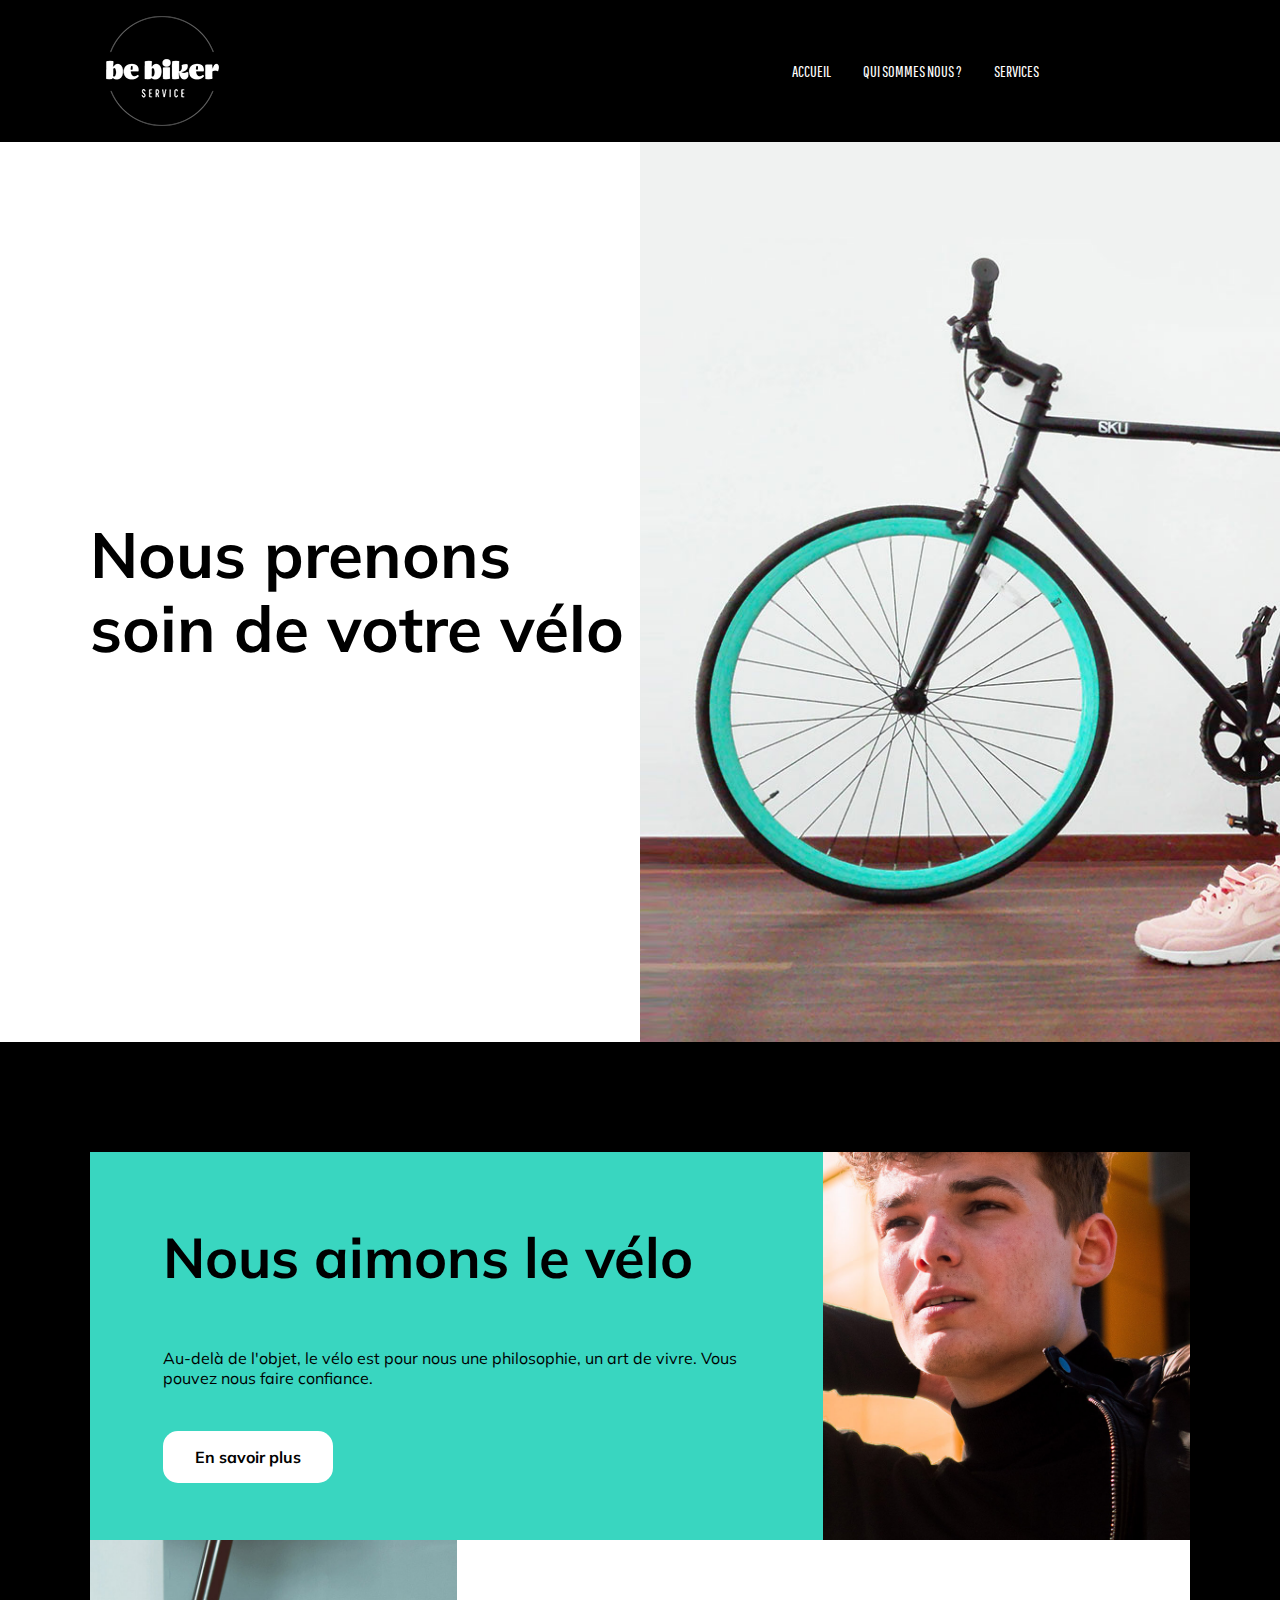
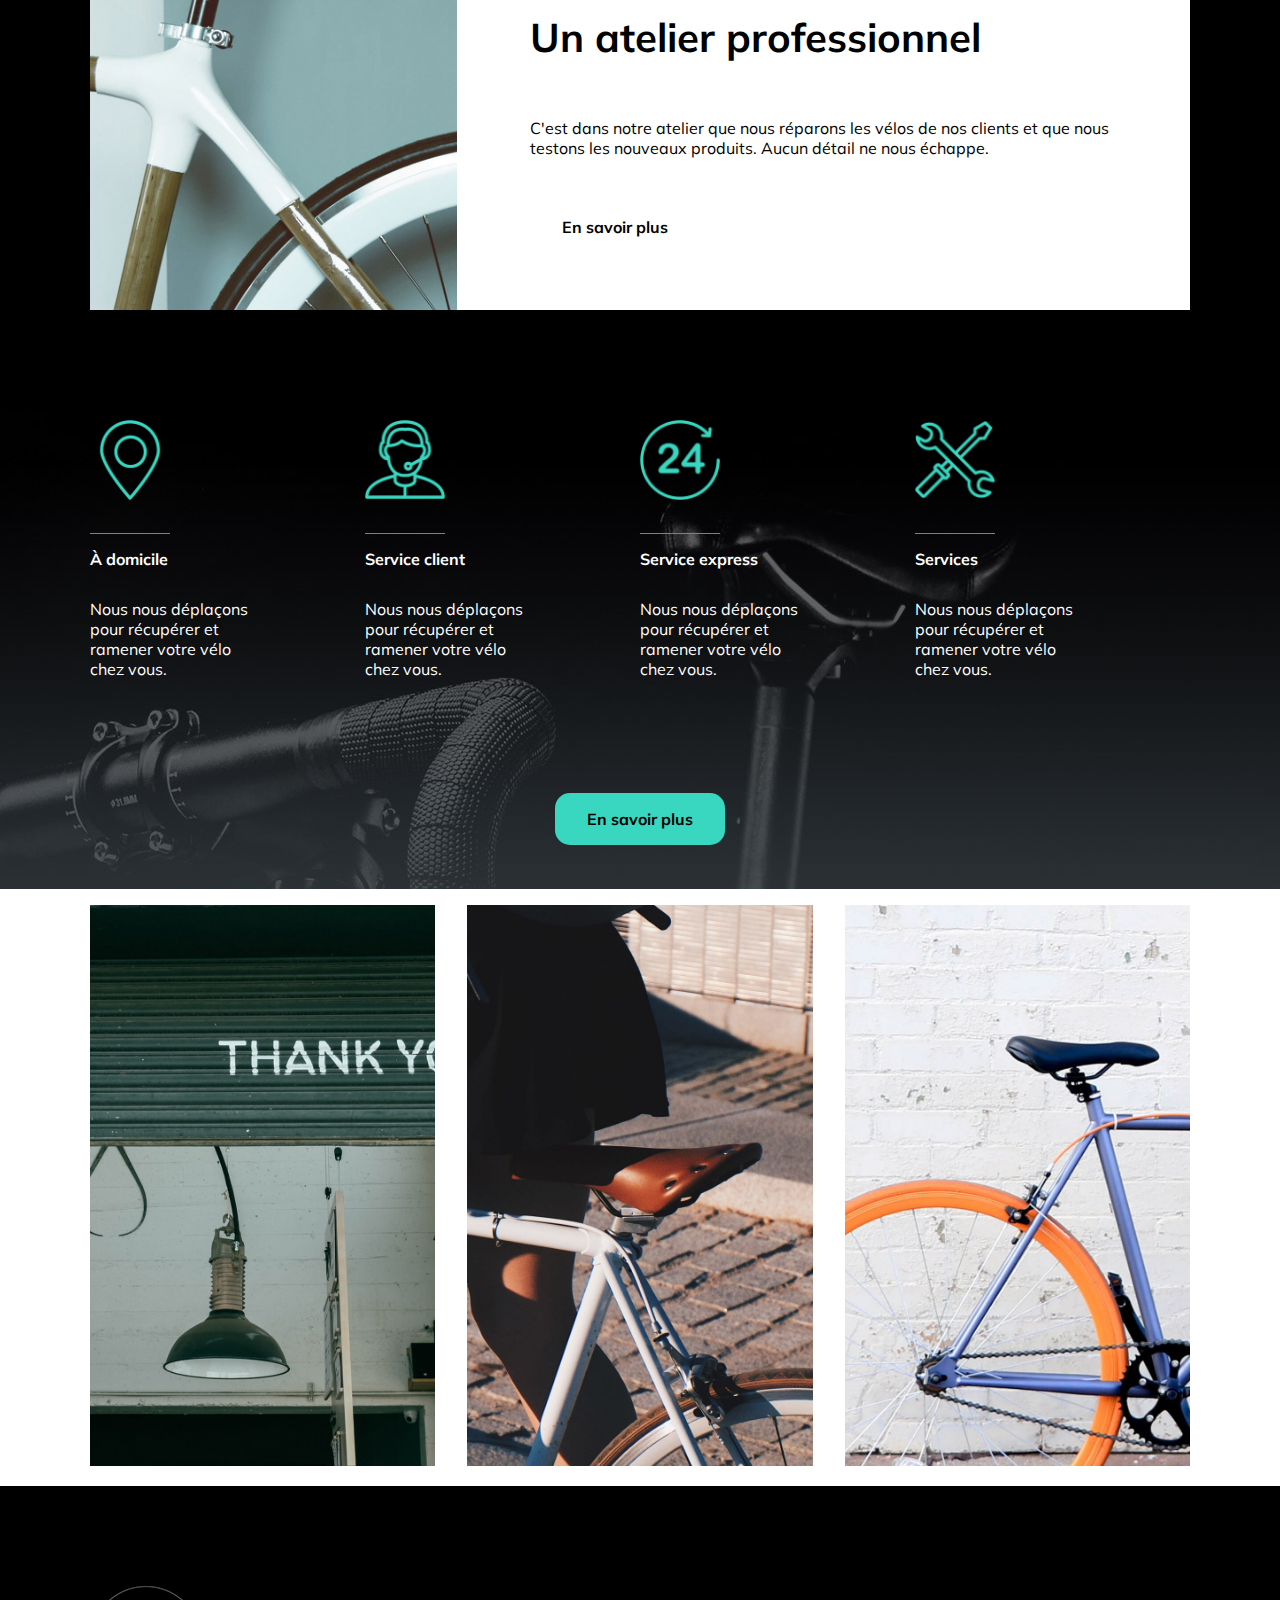
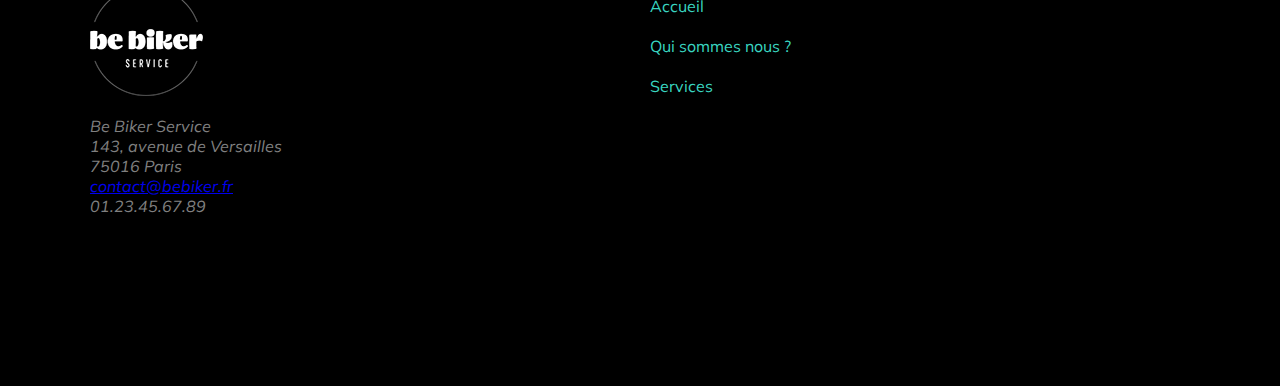
<file: index.html>
<!DOCTYPE html>
<html lang="fr">

<head>
  <meta charset="utf-8" />
  <meta name="viewport" content="width=device.width, initial-scale=1.0" />
  <!---S'adapte à l'écran-->
  <title>Be Biker - Prenons soin de votre vélo</title>
  <link rel="stylesheet" href="style.css" />
  <link href='https://fonts.googleapis.com/css?family=Pathway Gothic One' rel='stylesheet'>
  <link href="https://fonts.googleapis.com/css?family=Muli&display=swap" rel="stylesheet">
</head>

<body>

  <section class="section section--header">
    <header class="header">
      <div class="wrapper">
        <div class="section__logo" href="index.html"><a href="index.html"><img class="logo" src="logo.png"></a>
        </div>
        <nav class="nav">
          <ul class="nav__list">
            <li class="nav__item">
              <a class="nav__link" href="index.html">ACCUEIL</a>
            </li>
            <li class="nav__item">
              <a class="nav__link" href="about.html">QUI SOMMES NOUS ?</a>
            </li>
            <li class="nav__item">
              <a class="nav__link" href="service.html">SERVICES</a>
            </li>
          </ul>
        </nav>
      </div>
    </header>
  </section>


  <!--Mettre des noms de classes qui font sens et qui respecte la méthodologie BEM-->
  <section class="section section--home">
    <div class="wrapper">
      <h1 class="section--title">Nous prenons soin de votre vélo</h1>
    </div>
  
  </section>


  <!--Seconde partie de l'écran principal, de couleur noire-->

  <section class="section section--alternate2">

    <div class="wrapper">
      <div class="grid grid__premiere"> <!--trouver mieux comme nom-->
        <div class="grid__item grid__item--2-3 grid__bandeau">
          <div class="grid__content">
            <h2 class=grid--title>Nous aimons le vélo</h2>
            <p class="grid--paragraph">Au-delà de l'objet, le vélo est pour nous une philosophie, un art de vivre. Vous
              pouvez nous faire
              confiance.</p>
              <div class="button--cover"><a class="grid--button" href="about.html">En savoir plus</a></div>
          </div>
        </div>
        <div class="grid__item grid__item--1-3 grid__backgroundBoy"></div>
        <div class="grid__item grid__item--1-3 grid__backgroundBike"></div>
        <div class="grid__item grid__item--2-3 grid__bandeau grid__bandeau--alternate">
          <div class="grid__content">
            <h3 class="grid--title">Un atelier professionnel</h3>
            <p class="grid--paragraph">C'est dans notre atelier que nous réparons les vélos de nos clients et que nous
              testons les nouveaux
              produits.
              Aucun détail ne nous échappe.</p>
            <div class="button--cover"><a class="grid--button" href="service.html">En savoir plus</a></div>
          </div>
        </div>
  </section>
  <section class="section section--service">
   
  <div class="wrapper section__homeservice">

  <div class = "section__service">
      <img class="service__image" src="map-marker.png" alt="logo service à domicile (pointeur)">
      <h4 class = service__title>À domicile</h4>
      <p class = service__paragraph>Nous nous déplaçons pour récupérer et ramener votre vélo chez vous.</p>
  </div>
  <div class = "section__service">
      <img class="service__image" src="support.png" alt="logo service support client (téléconseiller)">
      <h4 class = service__title>Service client</h4>
      <p class = service__paragraph>Nous nous déplaçons pour récupérer et ramener votre vélo chez vous.</p>
  </div>
  <div class = "section__service">
      <img class="service__image" src="express.png" alt="logo service express (symbole 24H)">
      <h4 class = service__title>Service express</h4>
      <p class = service__paragraph>Nous nous déplaçons pour récupérer et ramener votre vélo chez vous.</p>
  </div>
  <div class = "section__service">
      <img class="service__image" src="tools.png" alt="logo service réparation (outils)">
      <h4 class = service__title>Services</h4>
      <p class = service__paragraph>Nous nous déplaçons pour récupérer et ramener votre vélo chez vous.</p>
  </div>

  </div>

  <!--Le bouton en savoir plus après les incones-->
  <div class=section__link>
    <a href="about.html" class="grid--button">En savoir plus</a>
  </div>
  
</section>

  <!--3eme partie photos avec gouttière-->
<section class = "section section--alternate">
    <div class="wrapper">
        <div class="grid grid--gutters grid--flexcolonne">
          <div class="grid__item grid__item--1-3"><div><img class = "alternate__image" src ="home/home-05.jpg" ></div></div>
          <div class="grid__item grid__item--1-3"><div><img class = "alternate__image" src ="home/home-06.jpg" ></div></div>
          <div class="grid__item grid__item--1-3"><div><img class = "alternate__image" src ="home/home-07.jpg" ></div></div>
          <!-- ... -->
        </div>
        </div>
</section>


  <!--QUATRIEME PARTIE FOOTER NOIR-->
<div class="section__footer--background">
  <div class="wrapper">
    <footer class="section section__footer">

      <div class="section__item--left">
      <!--Partie de gauche du footer contenant le logo-->
        <img src="logo.png" alt="Logo Be Biker">
        <aside>Be Biker Service </aside>
        <aside>143, avenue de Versailles </aside>
        <aside>75016 Paris </aside>
        <aside><a href="mailto:contact@bebiker.fr">contact@bebiker.fr</a></aside>
        <aside>01.23.45.67.89 </aside>
      </div>

      <div class="section__item--right">
      <!--Partie de droite du footer-->
        <nav>
          <a href="index.html">Accueil</a>
          <a href="about.html">Qui sommes nous ?</a>
          <a href="services.html">Services</a>
        </nav>
      </div>
    </footer>
  </div>
</div>

</body>

</html>
</file>
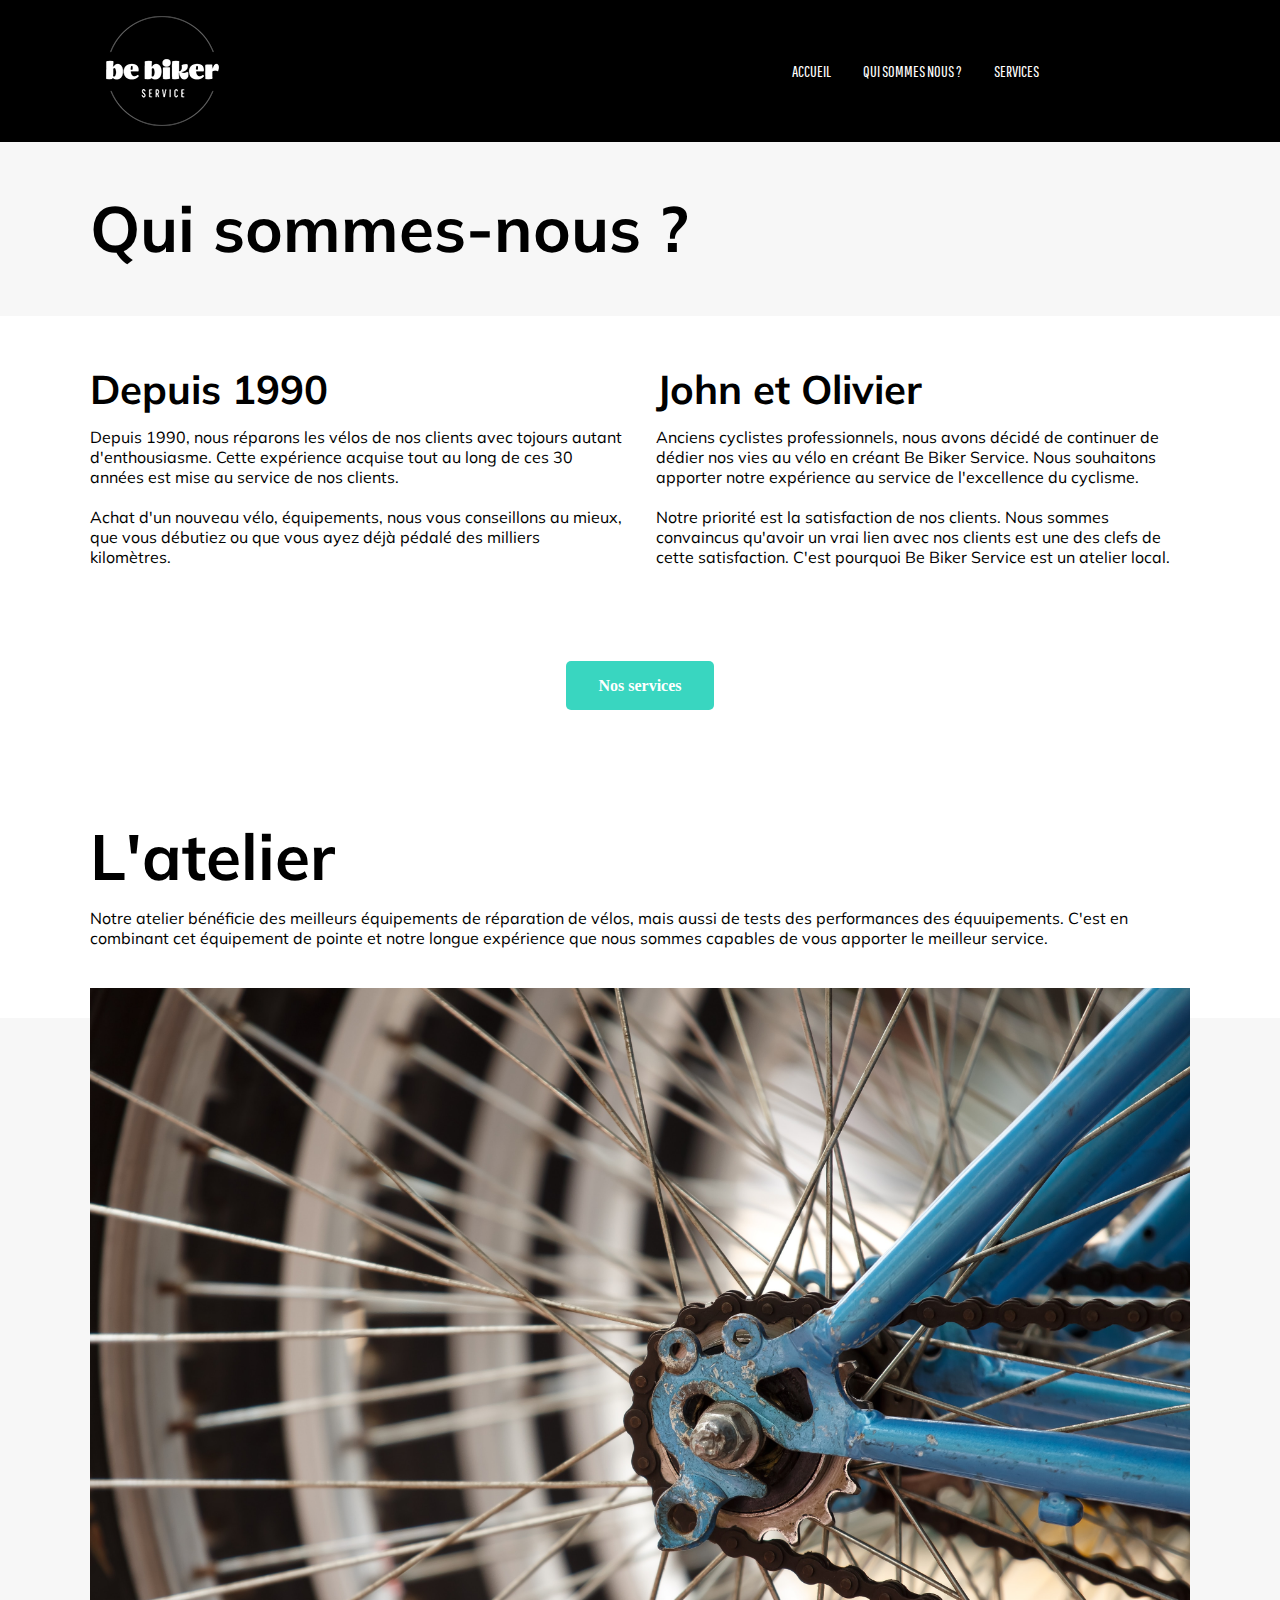
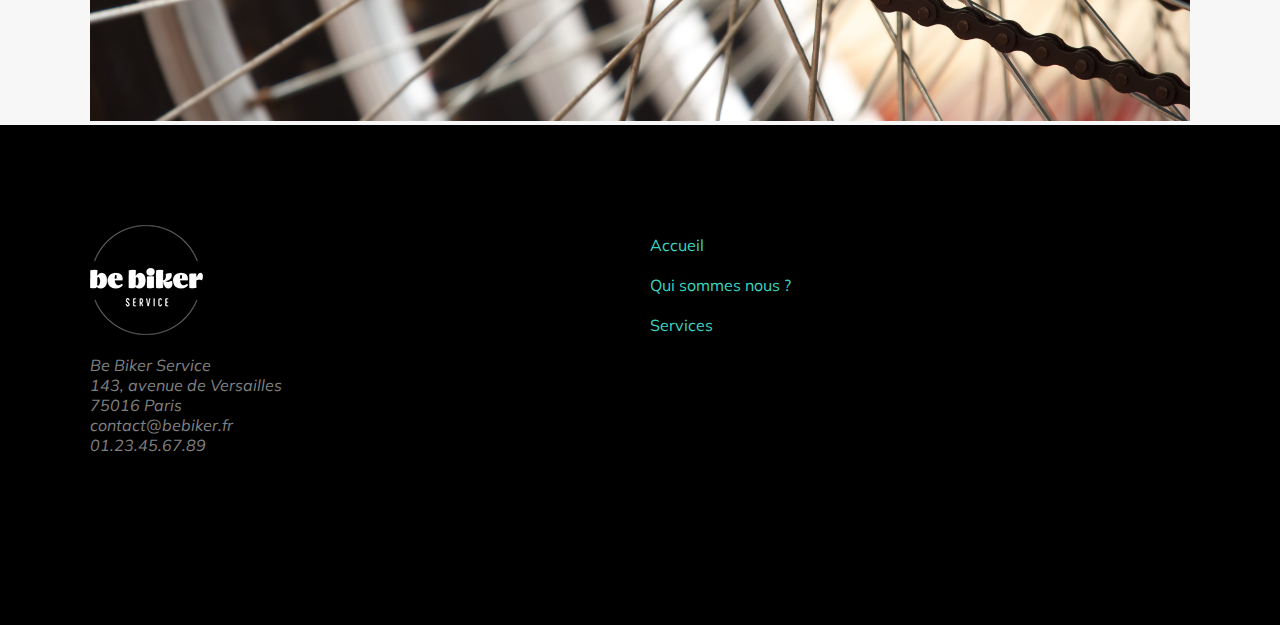
<file: about.html>
<!DOCTYPE html>
<html lang="fr">

<head>
  <meta charset="utf-8" />
  <!--initial scale à vérifier-->
  <meta name="viewport" content="width=device.width, initial-scale=1.0" />
  <!---S'adapte à l'écran-->
  <title>Be Biker - Prenons soin de votre vélo</title>
  <link rel="stylesheet" href="style.css" />
  <link href='https://fonts.googleapis.com/css?family=Pathway Gothic One' rel='stylesheet'>
  <link href="https://fonts.googleapis.com/css?family=Muli&display=swap" rel="stylesheet">
</head>

<body>

  <section class="section section--header">
    <header class="header">
      <div class="wrapper">
        <div class="section__logo" href="index.html"><a href="index.html"><img class="logo" src="logo.png"></a>
        </div>
        <nav class="nav">
          <ul class="nav__list">
            <li class="nav__item">
              <a class="nav__link" href="index.html">ACCUEIL</a>
            </li>
            <li class="nav__item">
              <a class="nav__link" href="about.html">QUI SOMMES NOUS ?</a>
            </li>
            <li class="nav__item">
              <a class="nav__link" href="service.html">SERVICES</a>
            </li>
          </ul>
        </nav>
      </div>
    </header>
  </section>



  <section class="section section__entete">
    <div class="wrapper">
          <!--Présentation entete "qui sommes nous ?"-->
          <h1>Qui sommes-nous ?</h1>
    </div>
  </section>

  <div class="wrapper">
  <section class="section section__historique grid__historique--gutters">
      <article class="grid__historique__item--1-2">
          <!--Présentation historique "depuis 1990"-->
          <h3>Depuis 1990</h3>
          <p>Depuis 1990, nous réparons les vélos de nos clients avec tojours autant d'enthousiasme.
          Cette expérience acquise tout au long de ces 30 années est mise au service de nos clients.</p><br>
          <p>Achat d'un nouveau vélo, équipements, nous vous conseillons au mieux, que vous débutiez
          ou que vous ayez déjà pédalé des milliers kilomètres.</p> 
      </article>
      <article class="grid__historique__item--1-2">
          <!--Présentation des créateur de Be bike-->
          <h3>John et Olivier</h3>
          <p>Anciens cyclistes professionnels, nous avons décidé de continuer de dédier nos vies au vélo
          en créant Be Biker Service. Nous souhaitons apporter notre expérience au service de l'excellence
          du cyclisme.</p><br><!--A moidifer en mettant un .section__item--righttext p{ margin-bottom si preference-->
          <p>Notre priorité est la satisfaction de nos clients. Nous sommes convaincus qu'avoir un vrai lien
          avec nos clients est une des clefs de cette satisfaction. C'est pourquoi Be Biker Service est un
          atelier local.</p>
      </article>
  </section>
</div>
  <!--Lien bouton vert central proposant "nos services"-->
  <div class="section__item--historiquebouton"><a href="service.html">Nos services</a>
  </div>

<section class="section section__atelier">
<div class="wrapper">
  <div class="section__item--text">
    <!--Texte à propos de l'atelier-->
    <h1>L'atelier</h1>
    Notre atelier bénéficie des meilleurs équipements de réparation de vélos, mais aussi de tests des performances
    des équuipements. C'est en combinant cet équipement de pointe et notre longue expérience que nous sommes capables de vous
    apporter le meilleur service.
  </div>
</div>
  <div class="section__item--backgroundcolor">
    <!--Mettre la couleur grise derrière la photo de la roue de vélo-->
    <!--possibilite de mettre -100px -->
    <div class="section__item--roueimage">
      <div class="wrapper">
    <!--Arrière-plan grisâtre derrière la roue de vélo en img-->
      <img src="about/about-01.jpg" alt="Roue de vélo">
    </div>
    </div>
  </div>
</section>



<!--SECTION FOOTER NOIR-->
<div class="section__footer--background">
    <div class="wrapper">
      <footer class="section section__footer">
        
        <div class="section__item--left">
        <!--Partie de gauche du footer contenant le logo-->
          <img src="logo.png" alt="Logo Be Biker">
          <aside>Be Biker Service </aside>
          <aside>143, avenue de Versailles </aside>
          <aside>75016 Paris </aside>
          <aside>contact@bebiker.fr </aside>
          <aside>01.23.45.67.89 </aside>
        </div>
  
        <div class="section__item--right">
        <!--Partie de droite du footer-->
          <nav>
            <a href="index.html">Accueil</a>
            <a href="about.html">Qui sommes nous ?</a>
            <a href="service.html">Services</a>
          </nav>
        </div>
      </footer>
    </div>
  </div>


</body>

</html>
</file>
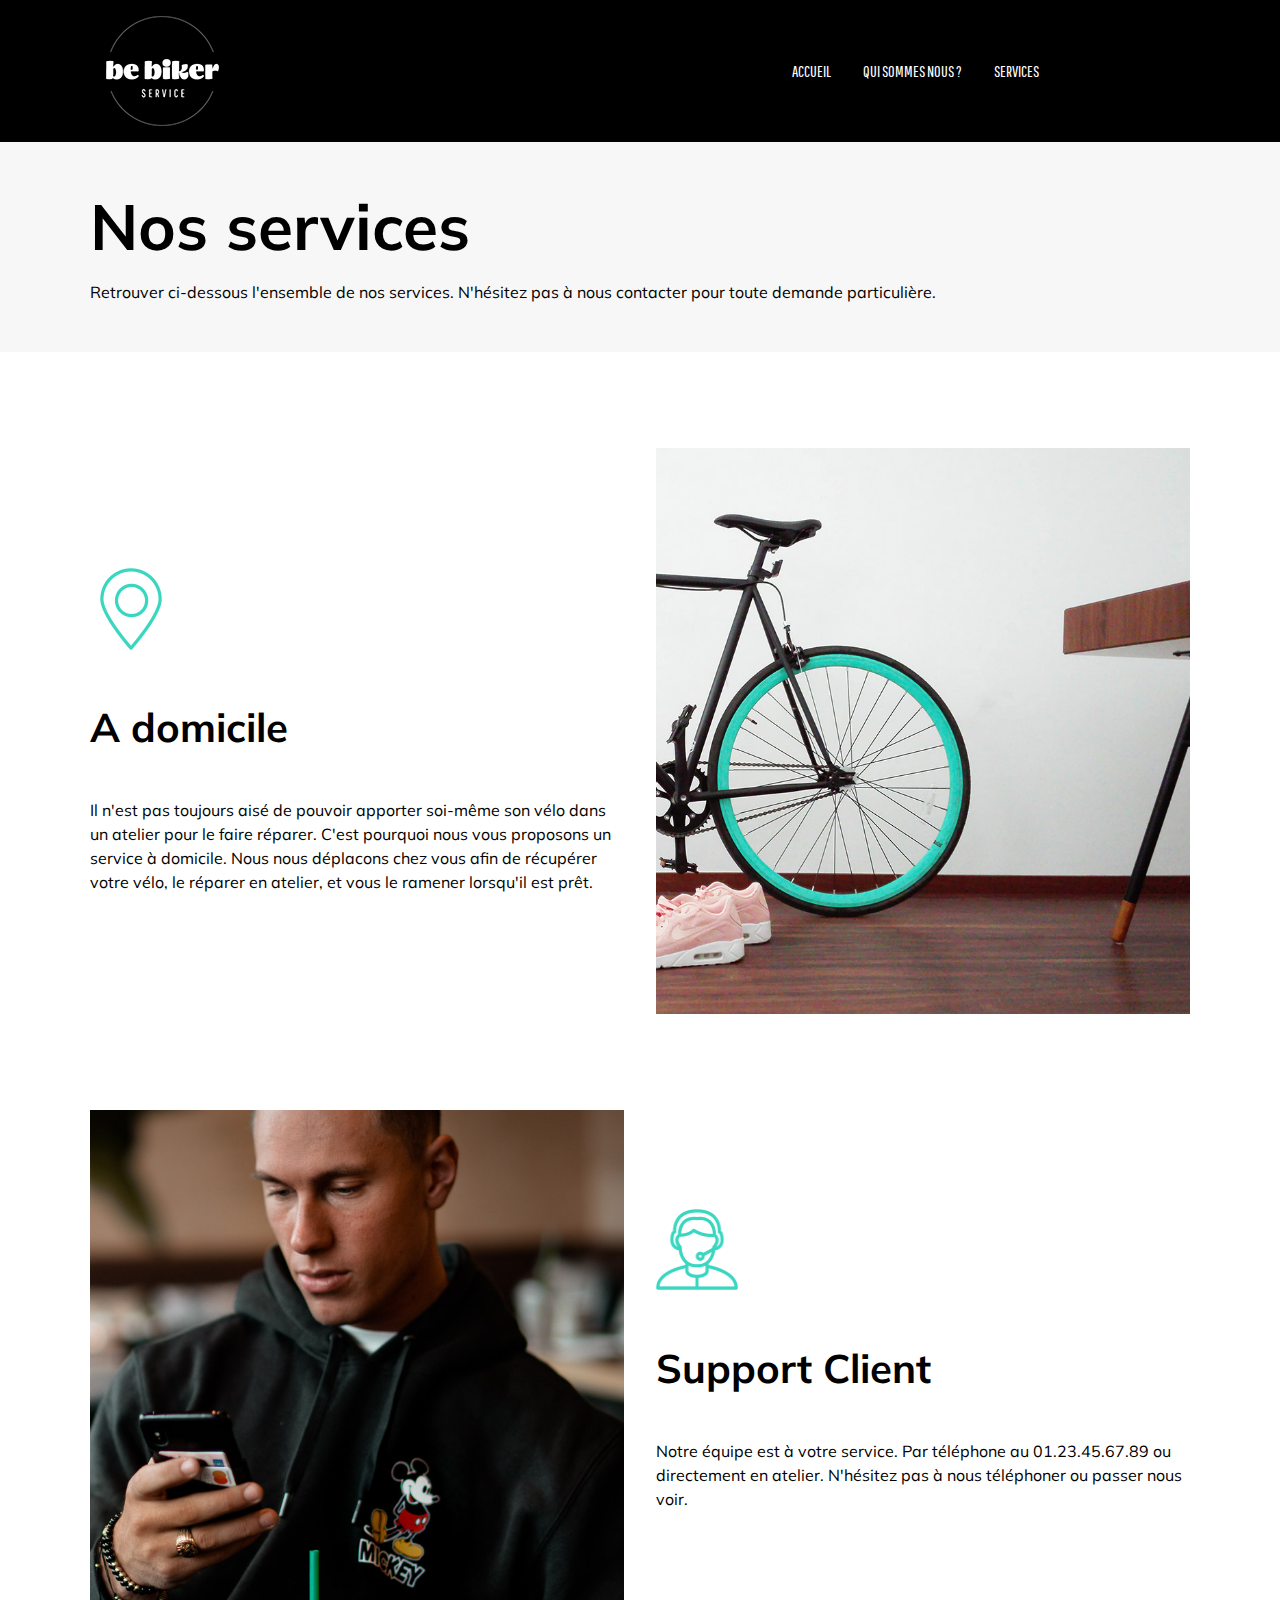
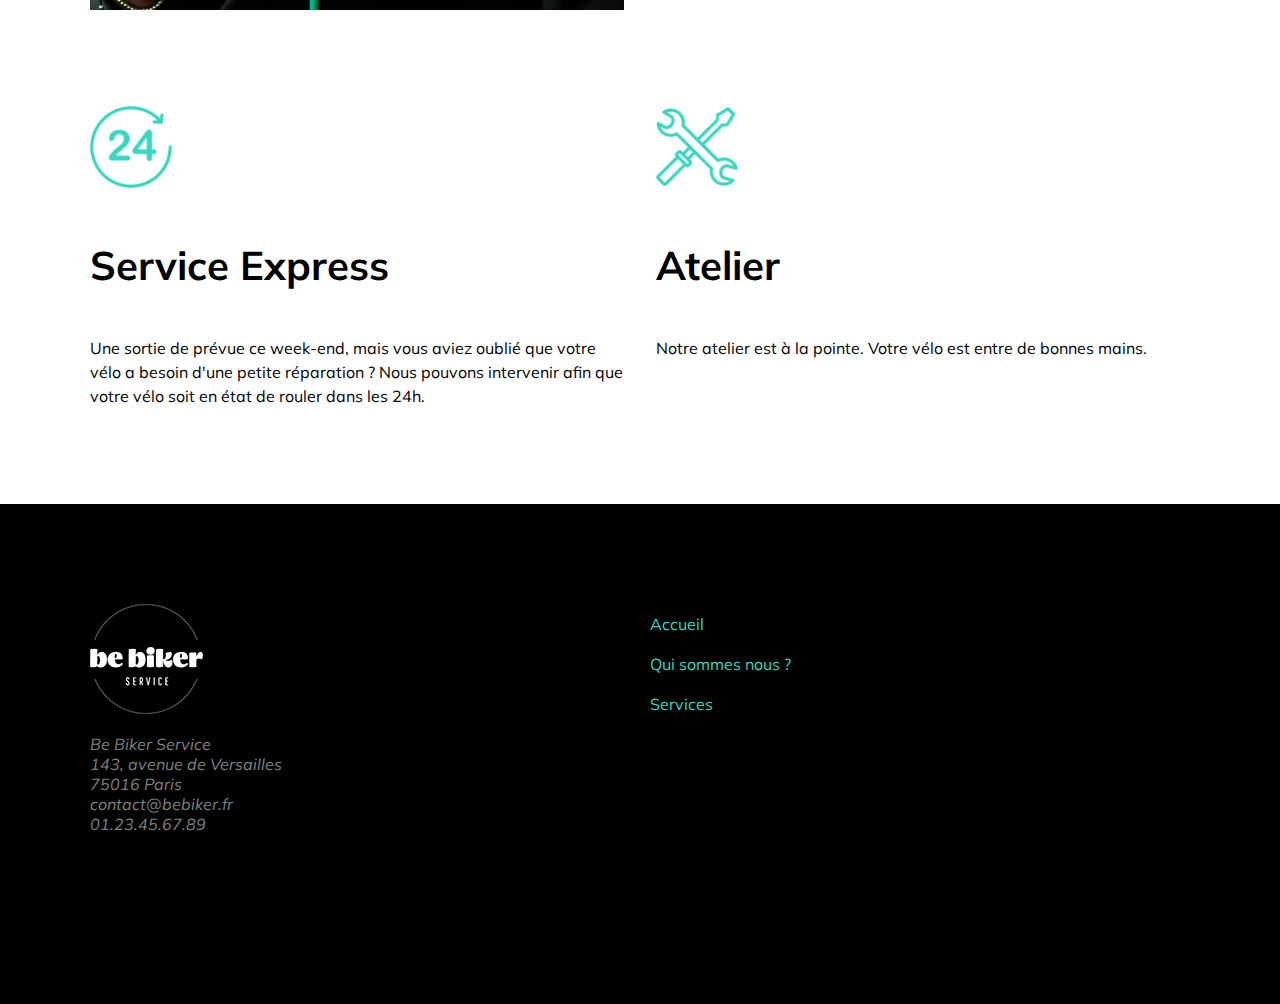
<file: service.html>
<!DOCTYPE html>
<html lang="fr">

	<head>
		<meta charset="utf-8" />
		<meta name="viewport" content="width=device.width, initial-scale=1.0" />
		<!---S'adapte à l'écran-->
		<title>Be Biker - Prenons soin de votre vélo</title>
		<link rel="stylesheet" href="style.css" />
		<link href='https://fonts.googleapis.com/css?family=Pathway Gothic One' rel='stylesheet'>
		<link href="https://fonts.googleapis.com/css?family=Muli&display=swap" rel="stylesheet">
	</head>
<body>

  <!--PREMIERE PARTIE HEADER NOIR-->
  <section class="section section--header">
    <header class="header">
      <div class="wrapper">
        <div class="section__logo" href="index.html"><a href="index.html"><img class="logo" src="logo.png"></a>
        </div>
        <nav class="nav">
          <ul class="nav__list">
            <li class="nav__item">
              <a class="nav__link" href="index.html">ACCUEIL</a>
            </li>
            <li class="nav__item">
              <a class="nav__link" href="about.html">QUI SOMMES NOUS ?</a>
            </li>
            <li class="nav__item">
              <a class="nav__link" href="service.html">SERVICES</a>
            </li>
          </ul>
        </nav>
      </div>
    </header>
  </section>


  <!--DEUXIEME PARTIE TITRE-->
		<section class="service service__entete"> <!--"Nos Services" Présentation-->
			<div class = "wrapper">
				<h1>Nos services</h1>
				<p>Retrouver ci-dessous l'ensemble de nos services. N'hésitez pas à nous contacter pour toute demande particulière.</p>
			</div>
		</section>

  <!--TROISIEME PARTIE CONTENU SERVICE SPECIFIQUE-->
		<div class = "wrapper">
			<section class="service__grille service__grille--gouttiere"> <!--Contenu Principal-->

					<!--A domicile et Photo Velo Domicile-->
					<article class="service__cellule service__cellule--texte service__cellule--1-2">
							<div class="service__logo">
								<img src="map-marker.png" alt="logo service à domicile (pointeur)">
							</div>
							<h3 class="service__titre">A domicile</h3>
							<p class="service__description">Il n'est pas toujours aisé de pouvoir apporter soi-même son vélo dans un atelier pour le faire réparer. C'est pourquoi nous vous proposons un service à domicile. Nous nous déplacons chez vous afin de récupérer votre vélo, le réparer en atelier, et vous le ramener lorsqu'il est prêt.
								</p>
					</article>
					<div class="service__cellule service__cellule--photo service__cellule--1-2">
						<div class="service__cellule--photo-BikeRoom">


						</div>
					</div>


					<!--Support client et Photo Client-->
					<div class="service__cellule service__cellule--photo service__cellule--1-2">
						<div class="service__cellule--photo-BoyMickey">

							
						</div>
					</div>
					<article class="service__cellule service__cellule--texte service__cellule--1-2">
							<div class="service__logo">
								<img src="support.png" alt="logo service support client (téléconseiller)">
							</div>
							<h3 class="service__titre">Support Client</h3>
							<p class="service__description">Notre équipe est à votre service. Par téléphone au 01.23.45.67.89 ou directement en atelier. N'hésitez pas à nous téléphoner ou passer nous voir.
							</p>
					</article>


					<!--Service Express et Atelier-->
					<article class="service__cellule service__cellule--texte service__cellule--texte-texte service__cellule--1-2">
							<div class="service__logo">
								<img src="express.png" alt="logo service express (symbole 24H)">
							</div>
							<h3 class="service__titre">Service Express</h3>
							<p class="service__description">Une sortie de prévue ce week-end,
							mais vous aviez oublié que votre vélo a besoin d'une petite réparation ?
							Nous pouvons intervenir afin que votre vélo soit en état de rouler dans les 24h. 
							</p>
					</article>

					<article class="service__cellule service__cellule--texte service__cellule--texte-texte service__cellule--1-2">
							<div class="cellule__logo">
								<img src="tools.png" alt="logo service réparation (outils)">
							</div>
							<h3  class="service__titre">Atelier</h3>
							<p class="service__description">Notre atelier est à la pointe.
							Votre vélo est entre de bonnes mains.
							</p>
					</article>
			</section>
		</div>


  <!--QUATRIEME PARTIE FOOTER NOIR-->
  <div class="section__footer--background">
		<div class="wrapper">
		  <footer class="section section__footer">
			
			<div class="section__item--left">
			<!--Partie de gauche du footer contenant le logo-->
			  <img src="logo.png" alt="Logo Be Biker">
			  <aside>Be Biker Service </aside>
			  <aside>143, avenue de Versailles </aside>
			  <aside>75016 Paris </aside>
			  <aside>contact@bebiker.fr </aside>
			  <aside>01.23.45.67.89 </aside>
			</div>
	  
			<div class="section__item--right">
			<!--Partie de droite du footer-->
			  <nav>
				<a href="index.html">Accueil</a>
				<a href="about.html">Qui sommes nous ?</a>
				<a href="services.html">Services</a>
			  </nav>
			</div>
		  </footer>
		</div>
	  </div>
</body>
</html>
</file>
<file: style.css>
/*Pour que l'ensemble du document partent à "0" sans marge ni padding*/
/*Elements de définition pour l'ensemble du site*/
*{
    margin:0;
    padding:0;
}
h1{
    font-size: 64px;
    font-weight: bold;
    line-height: 1.15;
    font-family: 'Muli', sans-serif;
}
h2{
    font-size: 56px;
    font-weight: bold;
    line-height: 1.15;
    font-family: 'Muli', sans-serif;
}
h2 + p{
    padding-top:16px;
    padding-bottom:16px;
}
h3{
    font-size: 40px;
    font-weight: bold;
    line-height: 1.15;
    font-family: 'Muli', sans-serif;
}
h4{
    padding-top:26px;
    padding-bottom:16px;
}
hr {
    color:darkgrey;
    width :35%;
}

/*##################
####################
####################
WRAPPER*/
.wrapper {
    width: 90%;
    max-width: 1100px;
    margin: 0 auto;
  }





/*#########################
###########################
###########################*/
/*HEADER - MENU DU SITE */

.header{
    background-color:black;
    font-family: 'Pathway Gothic One', sans-serif;    
}

.header .wrapper {
    display: flex;
    align-items: center;
  }
/*faire partir en colonne l'ensemble du header pour les mobiles*/
  @media screen and (max-width:689px){
    .header .wrapper{
        display:flex;
        flex-direction:column;
    }
}


.logo{
    padding: 16px;
    display: block;
    max-width: 100%;
}



.nav{
    display: flex;
    flex-basis: 50%;
    justify-content: center;
}


.section__logo{
    display: flex;
    flex-basis:50%;
}

/*Class contenant les liens de navigation principaux*/
.nav__list{
    margin: 0;
    padding: 0;
    display: flex;
    list-style: none;
    align-items: center;
    
}
/*Faire partir en colonne les liens de navigations pour les mobiles*/
@media screen and (max-width:689px){
    .nav__list{
        display:flex;
        flex-direction:column;
        white-space: nowrap;
    }
}


/*Class pour mise en forme des liens de navigation principaux*/
.nav__item{
   flex-shrink: 0;
   flex-wrap: nowrap;
}
/*Créer un petit espacement entre les liens de navigation lorsqu'ils sont en colonne pour
version mobile*/
@media screen and (max-width:689px){
    .nav__item{
        padding-top:10px;
        padding-bottom:10px;
    }
}

/*Mise en forme des liens de navigation principaux*/
.nav__item:hover{
    background-color:#232425;
    /*55px sur le top/bottom et 20px sur le left/right*/
    padding-top:22%;
    padding-bottom:22%;

}
@media screen and (max-width:689px){
    .nav__item:hover{
        background-color:#232425;
        padding-top:10px;
        padding-bottom:10px;
        padding-left: 100%;
        padding-right:100%;
    }
}

.nav__link {
    padding: 24px 16px;
    font-weight: 500;
    color: white;
    text-decoration: none;
  }



  .nav__link:hover,
  .nav__link:focus {
    color: rgba(255, 255, 255, 0.7);
  }
  
  .nav__link--current {
    color: rgba(255, 255, 255, 0.85);
  }
  




/*######################
########################
########################*/
/*FOOTER DU SITE*/
.section__footer--background{
    background-color:black;
    width:100%;
}

.section__footer{
    height:500px;
    display: flex;
    box-sizing:border-box;
    flex-direction:row;
}
/*Mettre en colonne le footer en version mobile*/
@media screen and (max-width:689px){
    .section__footer{
        display:flex;
        flex-direction:column;
    }
}
.section__footer .section__item--left{
    flex-basis:50%;/*A voir ça fait peut-être sortir du cadre quand version mobile*/
    padding-top:100px;
    /*padding-left:20%;*/
    color:grey;
    font-style:italic;
}
.section__footer .section__item--right{
    flex-basis:50%;
    padding-top:100px;
}
@media screen and (max-width:689px){
    .section__footer .section__item--right{
        padding-top:5%;
    }
}
.section__footer .section__item--right a{
    text-decoration: none;
    padding:10px 10px;
    color:#39d6c0
}

@media screen and (max-width:689px){
    .section__footer .section__item--right a{
        padding-bottom:15px;
    }
}
.section__footer .section__item--right a:hover{
    color: #03a48f;
}










/*###################################
#####################################
#####################################*/
/*CORPS DE LA PREMIERE PAGE DU SITE*/

/*PREMIERE PARTIE DU ALTERNATE SECTION PAGE PREMIERE*/

.section{
    font-family: 'Muli', sans-serif;
}

.section--alternate{
    background-color: white;
}

.section--home{
    background-image:
    linear-gradient(to right, #fff 0%, #fff 50%, rgba(255,255,255,0) 50%),
    url(home/home-01.jpg);
    background-size: cover; 
    display: flex;
    padding: 0;
    height: 100vh;
}

/*recentre la photo du vélo lorsqu'on passe en mode tablette*/
@media screen and (max-width:789px){
    .section--home{
        background-position:center;
    }
}

.section--home .wrapper{
    display: flex;
    align-items: center;
}
.section--home .section--title{
    font-size:64px;
    width: 50%;
}

.section__item--right nav{
display: flex;
flex-direction: column;

}
.section__item--left img{
    padding-bottom: 16px;
}
/*gradient vers le bas pour mettre en colonne le vélo et le texte "nous aimons le vélo"*/
@media screen and (max-width:689px){
    .section--home{
    background-image:
    linear-gradient(to bottom, #fff 0%, #fff 50%, rgba(255,255,255,0) 50%),
    url(home/home-01.jpg);
    background-size: cover; 
    display: flex;
    padding: 0;
    height: 100vh;
    flex-direction:column;
    }
    .section--home .section--title{
    text-align:center;
    padding-top:15%;
    width:100%;
    }
}

/*DEUXIEME PARTIE DE LA PREMIERE PAGE*/
/*Début de la section avec le fond noir + vélo, ici fond d'écran etc*/
.section--alternate2{
    display: flex;
    flex-direction: column;
    background-position: bottom;
    background-size:contain;
    background-repeat:no-repeat;
    background-color: black;
}
/*Partie GLOBALE image avec "Nous aimons le vélo"*/
.grid {
  /* Étape 2 : on utilise flexbox pour afficher nos grids */
  display: flex;
  margin-top:10%;

  /* Étape 4 : on fait en sorte que les éléments qui dépassent du container passent à la ligne */
  flex-wrap: wrap;
}
@media screen and (max-width:689px){
    .grid__premiere{
        display:block;
    }
}


.grid__item {
  /* Étape 3 : on empêche les items de rétrécir et de grossir automatiquement */
  flex-shrink: 0;
  flex-grow: 0;
}


/* Étape 5 : variantes 100%, 1/3, 2/3 et 1/4 des items */

.grid__backgroundBoy{
    background-image: url(home/home-02.jpg);
    background-size:cover;
    background-position: center;
}
.grid__backgroundBike{
    background-image: url(home/home-03.jpg);
    background-size:cover;
    background-position: center;
}
/*en version mobile la photo de l'homme et celle du vélo disparaissent,
je fais disparaitre les div*/
@media screen and (max-width:689px){
    .grid__backgroundBoy, .grid__backgroundBike{
        display:none;
    }
}

.grid__item--1-3 {
  flex-basis: calc(100% / 3);
}
.grid__item--1-4 {
    flex-basis: calc(100% / 4);
  }
  
.grid__item--2-3 {
  flex-basis: calc(2 * 100% / 3);
}
.grid__bandeau .grid__content{
    padding:10%;
}
.grid--paragraph{
    padding-top:10%;
    padding-bottom:10%;
}
/* Étape 6 : ajout de gouttières */
.grid--gutters {
  margin: 0 -16px;
  flex-wrap: nowrap;
  padding-top: 16px;
  padding-bottom:16px;
}

.grid--gutters .grid__item {
  padding: 0 16px;
  box-sizing: border-box;
}
.grid__bandeau{
    background-color:#39d6c0;
}
.grid__bandeau--alternate{
    background-color: white;

}
.grid--button{ 
    background-color: white;
    color: black;
    font-weight: bold;
    text-decoration: none;
    padding: 16px 32px;
    border-radius:15px;}

.button--cover a:hover{
        color: white;
        background-color:#03a48f;
}

.section--service{
    background-image: url(home/home-04.jpg);
    }

/*Du fait de l'augmentation de la hauteur de la DIV en format tablet et mobile
j'impose à l'image en background d'être "en bas" et je mets un fond noir supplémentaire*/
@media screen and (max-width:789px){
    .section--service{
        background-position:bottom;
        background-repeat:no-repeat;
        background-color:black;
        }
    }


.alternate__image{
    max-width: 100%;
    height: auto;
}
.section--service .wrapper{
    display: flex;
}
.section__service{
    flex-basis: 25%;
    display: flex;
    flex-direction: column;
    padding-right:10%;
    padding-top:10%;
    padding-bottom:10%;
}
/*passage en mode tablet (équivalent de section--service/wrapper)*/
@media screen and (max-width:789px){
    .section__homeservice{
        padding-bottom:60px;
        padding-top:60px;
        display: flex;
        flex-wrap:wrap;
        flex-direction: row;
    }
}
/*passage en mode mobile les icones en bas de la première page
Fait passer en mode colonne (équivalent de section--service/wrapper)*/
@media screen and (max-width:689px){
    .section__homeservice{
        padding-bottom:60px;
        padding-top:60px;
        display: flex;
        flex-direction: column;
    }
}


.service__image{
    padding-bottom: 20% ;
    border-bottom:gray solid 1px;
    max-width: 80px;
}
/*Lorsqu'on passe en mode tablette (etc), les div changent de taille, 
les images ont une taille définie à partir de la div, ce qui pose problème*/
@media screen and (max-width:689px){
    .section__homeservice .service__image{
        max-width:80px;
        padding-bottom:10%;
    }
}
.service__title,.service__paragraph{
    padding-top:15px;
    padding-bottom: 15px;
    color:white;
}

.section__img{
    display:flex;
    flex-basis:30%;
}


.section__link{
    text-align: center;
    padding-top:5px;
    padding-bottom:60px;
}
.section__link .grid--button{
    background-color: #39d6c0;
    color: black;
    font-weight: bold;
    text-decoration: none;
    padding: 16px 32px;
    border-radius:15px;
}
/*Mettre en version mobile les images du bas de la première page en colonne*/
@media screen and (max-width:689px){
    .grid--flexcolonne{
        flex-wrap:wrap;
        display:flex;
        flex-direction:column;
    }
}
@media screen and (max-width:689px){
    .grid--flexcolonne .alternate__image{
        margin-top:16px;
    }
}











/*"############################
###############################
###############################*/
/*DEUXIEME PAGE - ABOUT*/


/*L'entete "qui sommes-nous?"*/
.section__entete{
    background-color:#f7f7f7;
    padding-top:50px;
    padding-bottom:50px;
}

/*Présentation de l'histoire de l'entreprise et des deux créateurs*/
.section__historique{
    display:flex;
    flex-direction:row;
}
/*espace sous les titre*/
.section__historique h3{
    margin-bottom:15px;
}
/*fais passer les articles l'un en dessous des autres en version mobile*/
@media screen and (max-width:689px){
    .section__historique{
        display:flex;
        flex-direction:column;
    }
}

/*Permet de créer les deux zones de texte de l'historique
et de les séparer par un padding de 16 pixels*/
.grid__historique--gutters{
    margin:15px -16px;
}
.grid__historique--gutters .grid__historique__item--1-2{
    padding:35px 16px;
    box-sizing:border-box;
}
.grid__historique__item--1-2{
    flex-basis:50%;
}

/*Bouton "Nos sorvices"*/
.section__item--historiquebouton{
    text-align:center;
    margin-top:75px;
    margin-bottom:125px;
}
.section__item--historiquebouton a:hover{
    color: white;
    background-color:#03a48f;
}
.section__item--historiquebouton a{
    background-color: #39d6c0;
    color: white;
    font-weight: bold;
    text-decoration: none;
    padding: 16px 32px;
    border-radius:5px;
}
/*Dernière partie avec la présentation de l'atelier
Un texte, avec une image de roue et un arrière-plan légèrement grisé, y compris hors wrapper*/
.section__atelier .section__item--text{
    padding-bottom:30px;
    margin-bottom:40px;
}
/*espace sous les titre, potentiellement le mettre sur tous les h1 ? à voir */
.section__atelier .section__item--text h1{
    padding-bottom:15px;
}

.section__atelier .section__item--roueimage img{
    max-width: 100%;
    margin-top:-30px;
}
/*background grisé en dehors du wrapper*/
.section__item--backgroundcolor{
    background-color:#f7f7f7;
}







/*####################
######################
######################*/
/*PAGE DES SERVICES*/

/* ****************** PAGE SERVICE ****************** */
/*https://css-tricks.com/snippets/css/a-guide-to-flexbox/*/

.service{  
    font-family: 'Muli', sans-serif;
    line-height: 1.5;
    font-size: 16px;
}

/* Partie ENTETE */
.service__entete{
    background-color:#f7f7f7;
}
.service__entete h1{
    padding-top:48px;
    padding-bottom: 16px;
}
.service__entete p{
    padding-bottom: 48px;
}

/* Partie CONTENUE */
/*grille*/
.service__grille{
    display: flex;
    flex-wrap: wrap;
    flex-direction: row ;
	justify-content: center;
    align-items: center;
    padding-top: 48px;
    padding-bottom: 48px;

}
.service__cellule {
    flex-shrink: 0;
    flex-grow: 0;
    margin-top: 48px;
    margin-bottom: 48px;

} 
/*grille repartition*/
.service__cellule--1-1 {
    flex-basis: calc(100%);
}
.service__cellule--1-2 {
    flex-basis: calc(100%/2);
}

/*grille cellule texte*/
.service__cellule--texte {
	font-family: 'Muli', sans-serif;
    line-height: 1.5;
    font-size: 16px;
}
.service__cellule--texte-texte {
	align-self : flex-start;
}
.service__logo{
}
.service__titre{
    padding-top:48px;
    padding-bottom: 48px;
}
.service__description{
}


/*grille cellule photo*/

.service__cellule--photo{
}
.service__photo{
    max-width: 100%;
    height: auto;
}

.service__cellule--photo-BikeRoom{
    background-image: url(services/services-01.jpg);
    height:566px;
	background-size:cover;
    background-position: center;
	background-repeat: repeat;
	/*background-attachment: fixed;*/
	background-size: cover;
}
.service__cellule--photo-BoyMickey{
    background-image: url(services/services-02.jpg);
    height:500px;
	background-size:cover;
    background-position: center;
	background-repeat: repeat;
	/*background-attachment: fixed;*/
	background-size: cover;
}

/*grille  gouttiere*/
/*  normale (`16px`)
    large (`48px`)  */
.service__grille--gouttiere{
    margin: 0 -16px;
}

.service__grille--gouttiere .service__cellule{
	padding: 0 16px;
	box-sizing: border-box;
}

/*media query*/
@media screen and (max-width:689px){
    .service__cellule--photo{
        display :none;
    }
    .service__cellule--1-2{
    	flex-basis: calc(100%);
    }
}
@media screen and (max-width:769px){

}


/* Partie FOOTER */
/*footer*/
/*.footer .wrapper {
    display: flex;
    align-items: center;
  }*/
</file>
